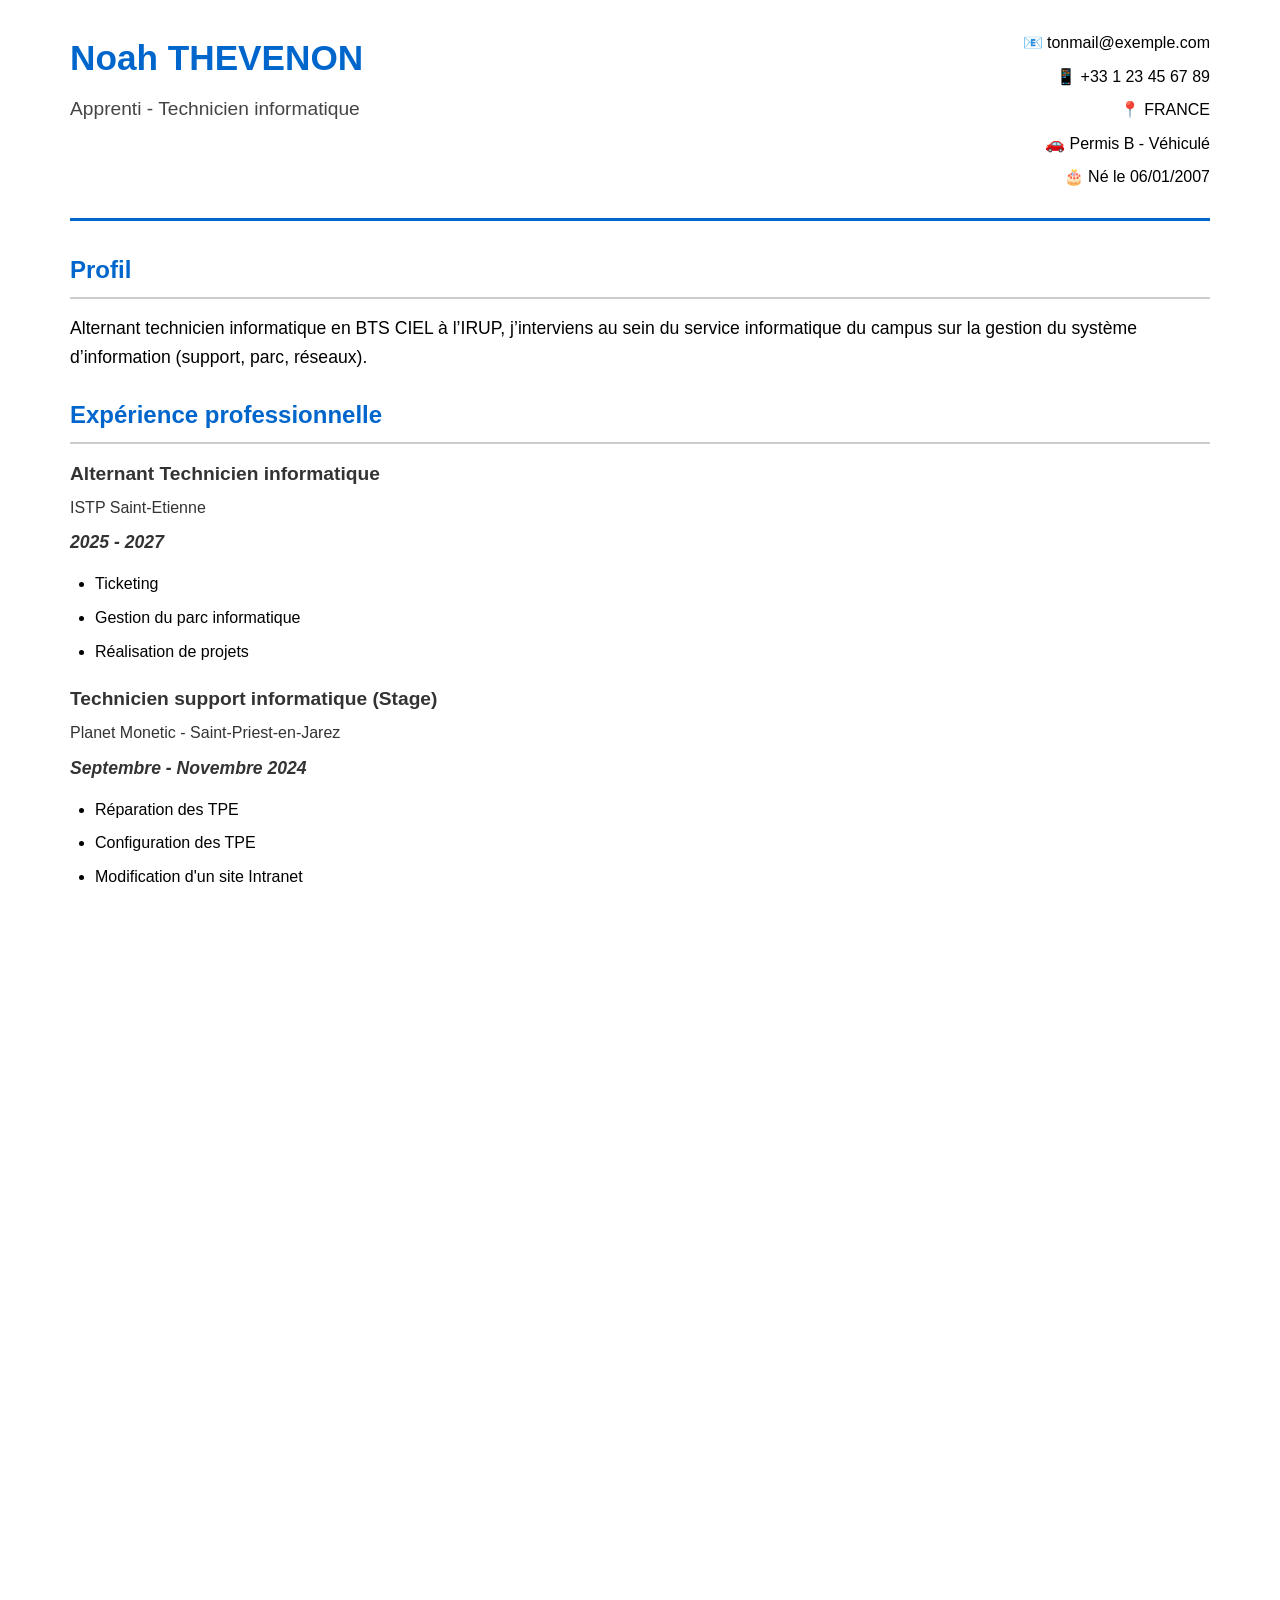
<file: index.html>
<!DOCTYPE html>
<html lang="fr">
<head>
    <meta charset="UTF-8">
    <meta name="viewport" content="width=device-width, initial-scale=1.0">
    <title>CV Noah THEVENON</title>
    <link rel="stylesheet" href="style.css">
</head>
<body>
    <div class="cv-container">
        <header class="cv-header">
            <div class="name-section">
                <h1>Noah THEVENON</h1>
                <h2>Apprenti - Technicien informatique</h2>
            </div>
            <div class="contact-info">
                <p>📧 tonmail@exemple.com</p>
                <p>📱 +33 1 23 45 67 89</p>
                <p>📍 FRANCE</p>
                <p>🚗 Permis B - Véhiculé</p>
                <p>🎂 Né le 06/01/2007</p>
            </div>
        </header>

        <section class="cv-section">
            <h3>Profil</h3>
            <p>Alternant technicien informatique en BTS CIEL à l’IRUP, j’interviens au sein du service informatique du campus sur la gestion du système d’information (support, parc, réseaux).</p>
        </section>

        <section class="cv-section">
            <h3>Expérience professionnelle</h3>
            <div class="job">
                <h4>Alternant Technicien informatique</h4>
                <h5>ISTP Saint-Etienne</h5>
                <p class="date">2025 - 2027</p>
                <ul>
                    <li>Ticketing</li>
                    <li>Gestion du parc informatique</li>
                    <li>Réalisation de projets</li>
                </ul>
            </div>
            <div class="job">
                <h4>Technicien support informatique (Stage)</h4>
                <h5>Planet Monetic - Saint-Priest-en-Jarez</h5>
                <p class="date">Septembre - Novembre 2024</p>
                <ul>
                    <li>Réparation des TPE
                    <li>Configuration des TPE</li>
                    </li>
                    <li>Modification d'un site Intranet</li>
                </ul>
            </div>
            <div class="job">
                <h4>Technicien système et sécurité (Stage)</h4>
                <h5>Take OFF - Andrézieux-Bouthéon</h5>
                <p class="date">Mars - Avril 2024</p>
                <ul>
                    <li>Service informatique</li>
                    <li>installation d'alarmes / caméras</li>
                    <li>Programmation</li>
                </ul>
            </div>
            <div class="job">
                <h4>Technicien système et réseaux (Stage)</h4>
                <h5>Maison de la Loire Autonomie (DSI) - Saint-Etienne</h5>
                 <p class="date">Novembre - Décembre 2023</p>
                <ul>
                    <li>Réseaux</li>
                    <li>Sécurité</li>
                    <li>Installation de commutateur</li>
                    <li>Migration de téléphone</li>
                </ul>    
            </div>    
        </section>

        <section class="cv-section">
            <h3>Projets académiques / personnels</h3>
            <div class="project">
                <h4>Site CV personnel</h4>
               <p class="date">2026</p>
               <ul>
                    <li>Développent en HTML</li>
                    <li>Publication via GITHUB</li>
                    <li>Mise en page responsive</li>
               </ul>
            </div>
            <div class="project">
                <h4>Prototype de montre connectée médicale</h4>
                <p class="date">2026 - en cours</p>
                <ul>
                    <li>Mesure la température corporelle via capteur dédié</li>
                    <li>Mesure la fréquence cardiaque</li>
                    <li>Développement sur microcontroleur (RP2040)</li>
                    <li>Transmission et traitement des données</li>
                </ul>
            </div>
        </section>

        <section class="cv-section">
            <h3>Formation</h3>
            <div class="education">
                <h4>BTS CIEL (Cybersécurité, Informatique et Réseaux, Électronique)</h4>
                <h5>IRUP (Institut Régional Universitaire Polytechnique) - Saint-Etienne</h5>
                <p class="date">2025 - 2027</p>
            </div>
            <div class="education">
                <h4>Baccalauréat Professionnel RISC (Réseaux Informatiques et Systèmes Communicants)</h4>
                <h5>Lycée Pierre Desgranges - Andrézieux-Bouthéon</h5>
                <p class="date">2022 - 2025</p>
            </div>
        </section>

        <section class="cv-section">
            <h3>Compétences</h3>
            <div class="skills-grid">
                <div class="skill-category">
                    <h4>Techniques</h4>
                    <ul>
                        <li>Configuration réseau avec PuTTy</li>
                        <li>Mise en place et installation de réseaux</li>
                        <li>Détection et réparation de matériel informatique</li>
                        <li>Analyse et traitement des données</li>
                        <li>Création et lecture de schémas réseau</li>
                    </ul>
                </div>
                <div class="skill-category">
                    <h4>Diplômes & Certifications</h4>
                    <ul>
                        <li>Baccalauréat Professionnel RISC</li>
                        <li>Permis B</li>
                        <li>Habilitation électrique (B0/B1V/BR)</li>
                        <li>Permis AM</li>
                    </ul>
                </div>
                <div class="skill-category">
                    <h4>Langues</h4>
                    <ul>
                        <li>Français (Langue maternelle)</li>
                        <li>Anglais (Niveau B2)</li>
                        <li>Espagnol (Niveau A2)</li>
                    </ul>
                </div>
            </div>
        </section>
    </div>
</body>
</html>
</file>
<file: style.css>
/* Reset and base styles */
* {
    margin: 0;
    padding: 0;
    box-sizing: border-box;
}

html, body {
    font-family: 'Arial', sans-serif;
    line-height: 1.6;
    color: #000000;
    background-color: #ffffff;
    padding: 0;
    margin: 0;
    overflow-x: hidden;
    overflow-y: auto;
    height: 100vh;
    width: 100vw;
}

.cv-container {
    width: 100vw;
    min-height: 100vh;
    background-color: white;
    box-shadow: none;
    padding: 30px;
    position: relative;
    max-width: 1200px;
    margin: 0 auto;
}

/* Header styles */
.cv-header {
    display: flex;
    justify-content: space-between;
    align-items: flex-start;
    margin-bottom: 30px;
    padding-bottom: 20px;
    border-bottom: 3px solid #0066cc;
}

.name-section h1 {
    font-size: 2.2rem;
    color: #0066cc;
    margin-bottom: 8px;
    font-weight: bold;
}

.name-section h2 {
    font-size: 1.2rem;
    color: #444444;
    font-weight: normal;
}

.contact-info {
    text-align: right;
    font-size: 1rem;
}

.contact-info p {
    margin-bottom: 8px;
}

/* Section styles */
.cv-section {
    margin-bottom: 25px;
}

.cv-section h3 {
    font-size: 1.5rem;
    color: #0066cc;
    margin-bottom: 15px;
    padding-bottom: 8px;
    border-bottom: 2px solid #cccccc;
    font-weight: bold;
}

.cv-section p {
    margin-bottom: 15px;
    font-size: 1.1rem;
}
/* Project styles */
.project ul {
    margin-left: 25px;
}

.project li {
    margin-bottom: 8px;
}
/* Job and education styles */
.job, .education {
    margin-bottom: 20px;
}

.job h4, .education h4 {
    font-size: 1.2rem;
    color: #333;
    margin-bottom: 5px;
}

.job h5, .education h5 {
    font-size: 1rem;
    color: #333333;
    font-weight: normal;
    margin-bottom: 8px;
}

.date {
    font-size: 0.9rem;
    color: #333333;
    font-style: italic;
    margin-bottom: 10px;
    font-weight: bold;
}

.job ul {
    margin-left: 25px;
}

.job li {
    margin-bottom: 8px;
    font-size: 1rem;
}

/* Skills grid */
.skills-grid {
    display: grid;
    grid-template-columns: repeat(auto-fit, minmax(250px, 1fr));
    gap: 25px;
}

.skill-category h4 {
    font-size: 1.1rem;
    color: #000000;
    margin-bottom: 12px;
    font-weight: bold;
    border-bottom: 1px solid #dddddd;
    padding-bottom: 4px;
}

.skill-category ul {
    list-style: none;
}

.skill-category li {
    background-color: #f8f8f8;
    padding: 8px 12px;
    margin-bottom: 8px;
    border-radius: 5px;
    font-size: 0.95rem;
    border-left: 3px solid #0066cc;
}

/* Responsive design - ajusté pour tenir dans la viewport sans scroll seulement sur mobile */
@media (max-width: 768px) {
    .cv-container {
        padding: 20px;
        min-height: 100vh;
    }

    .cv-header {
        flex-direction: column;
        text-align: center;
        margin-bottom: 20px;
        padding-bottom: 15px;
    }

    .contact-info {
        text-align: center;
        margin-top: 15px;
        font-size: 1rem;
    }

    .name-section h1 {
        font-size: 1.8rem;
    }

    .name-section h2 {
        font-size: 1.1rem;
    }

    .cv-section {
        margin-bottom: 20px;
    }

    .cv-section h3 {
        font-size: 1.3rem;
        margin-bottom: 12px;
    }

    .cv-section p {
        font-size: 1rem;
        margin-bottom: 10px;
        line-height: 1.4;
    }

    .skills-grid {
        grid-template-columns: 1fr;
        gap: 5px;
    }

    .job, .education {
        margin-bottom: 18px;
    }

    .job h4, .education h4 {
        font-size: 1.1rem;
    }

    .job h5, .education h5 {
        font-size: 0.95rem;
    }

    .date {
        font-size: 0.85rem;
        margin-bottom: 8px;
    }

    .job ul {
        margin-left: 20px;
    }

    .job li {
        font-size: 0.95rem;
        margin-bottom: 8px;
        line-height: 1.3;
    }

    .skill-category h4 {
        font-size: 1rem;
    }

    .skill-category li {
        font-size: 0.9rem;
        padding: 6px 10px;
        margin-bottom: 6px;
    }
}

@media (max-width: 480px) {
    .cv-container {
        padding: 15px;
    }

    .cv-header {
        padding-bottom: 3px;
        margin-bottom: 5px;
    }

    .name-section h1 {
        font-size: 1.5rem;
    }

    .name-section h2 {
        font-size: 0.95rem;
    }

    .contact-info {
        font-size: 0.9rem;
        margin-top: 10px;
    }

    .cv-section {
        margin-bottom: 6px;
    }

    .cv-section h3 {
        font-size: 1.1rem;
        margin-bottom: 10px;
    }

    .cv-section p {
        font-size: 0.9rem;
        margin-bottom: 8px;
    }

    .job, .education {
        margin-bottom: 5px;
    }

    .job h4, .education h4 {
        font-size: 1rem;
    }

    .job h5, .education h5 {
        font-size: 0.85rem;
    }

    .date {
        font-size: 0.8rem;
        margin-bottom: 6px;
    }

    .job ul {
        margin-left: 6px;
    }

    .job li {
        font-size: 0.85rem;
        margin-bottom: 6px;
    }

    .skills-grid {
        gap: 3px;
    }

    .skill-category h4 {
        font-size: 0.9rem;
    }

    .skill-category li {
        font-size: 0.8rem;
        padding: 5px 8px;
        margin-bottom: 5px;
    }
}

/* Print styles for portrait CV */
@media print {
    body {
        background-color: white;
        padding: 0;
    }

    .cv-container {
        box-shadow: none;
        max-width: none;
        min-height: 297mm;
        width: 210mm;
        margin: 0;
        padding: 20mm;
    }

    .cv-header {
        break-inside: avoid;
    }

    .cv-section {
        break-inside: avoid;
    }
}
</file>
